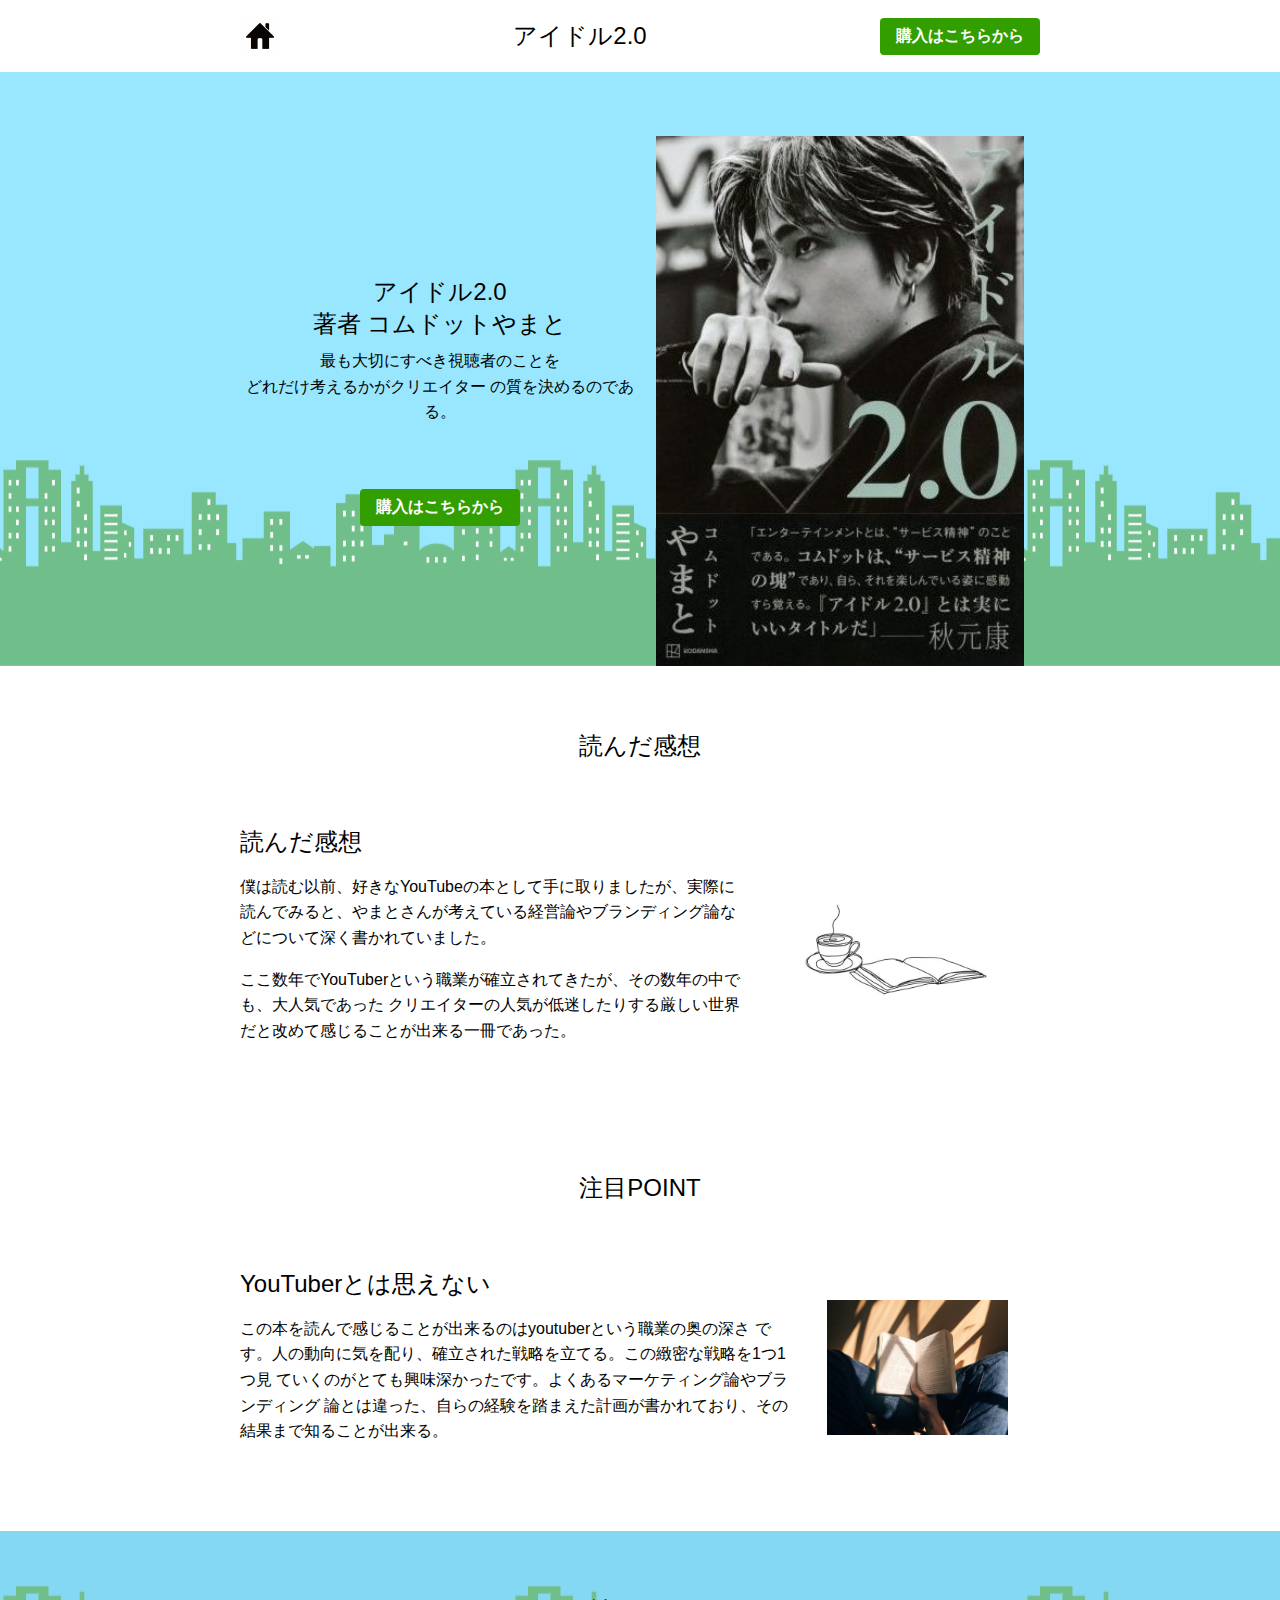
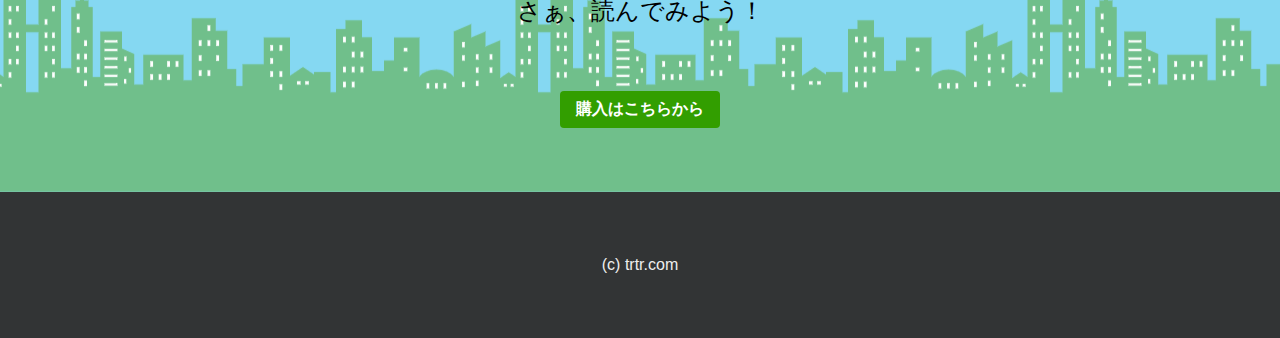
<file: book1.html>
<!DOCTYPE html>
<html lang="ja">
<head>
  <meta charset="UTF-8">
  <meta http-equiv="X-UA-Compatible" content="IE=edge">
  <meta name="viewport" content="width=device-width, initial-scale=1.0">
  <title>アイドル2.0</title>
  <link rel="icon" href="img/favicon.jpg">
  <link rel="stylesheet" href="book1.css">
  <link href="https://fonts.googleapis.com/css?family=Amatic+SC:700 rel="stylesheet">
</head>
<body>
  <header>
  <div class="container">
     <a href="index.html">
      <img src="img/home.jpg" alt="home" width="40px" height="auto">
     </a>
      <a><h1>アイドル2.0</h1></a>
      <a href="#" class="btn">購入はこちらから</a>
    </div>
  </header>
  
<section class="hero">
  <div class="container">
    <div class="desc">
      <h1>アイドル2.0<br>著者 コムドットやまと</h1>
      <p>最も大切にすべき視聴者のことを<br>
        どれだけ考えるかがクリエイター
        の質を決めるのである。</p>
      <a href="#" class="btn">購入はこちらから</a>
    </div>
    <div class="pic">
      <img src="img/yamato.jpg" alt="book" width="320" height="auto">
    </div>
  </div>
</section>

<section class="features">
  <h1>読んだ感想</h1>
  <div class="container">
    <section>
      <div class="pic">
        <img src="img/coffee cafe.jpg" alt="コーヒー＆本">
      </div>
      <div class="desc">
        <h2>読んだ感想</h2>
        <p>僕は読む以前、好きなYouTubeの本として手に取りましたが、実際に読んでみると、やまとさんが考えている経営論やブランディング論などについて深く書かれていました。</p>
        <p>ここ数年でYouTuberという職業が確立されてきたが、その数年の中でも、大人気であった  クリエイターの人気が低迷したりする厳しい世界だと改めて感じることが出来る一冊であった。</p>
      </div>
    </section>
  </div>
</section>

<section class="features">
  <h1>注目POINT</h1>
  <div class="container">
    <section>
      <div class="pic">
        <img src="img/honashi.avif" alt="コーヒー＆本">
      </div>
      <div class="desc">
        <h2>YouTuberとは思えない</h2>
        <p>この本を読んで感じることが出来るのはyoutuberという職業の奥の深さ です。人の動向に気を配り、確立された戦略を立てる。この緻密な戦略を1つ1つ見 ていくのがとても興味深かったです。よくあるマーケティング論やブランディング 論とは違った、自らの経験を踏まえた計画が書かれており、その結果まで知ることが出来る。</p>
      </div>
    </section>
  </div>
</section>

    <!-- <section class="voices"> -->
      <!-- <h1>読者の声</h1> -->
      <!-- <div class="container"> -->
        <!-- <section> -->
          <!-- <p>素晴らしかったです。素晴らしかったです。素晴らしかった -->
            <!-- です。</p> -->
            <!-- <footer> -->
          <!-- <img  -->
            <!-- src="img/user1.png"  -->
            <!-- alt="ユーザーのアイコン"  -->
            <!-- width="40"  -->
            <!-- height="auto"> -->
            <!-- <p>高校生 (18)</p> -->
          <!-- </footer> -->
        <!-- </section> -->
        <!-- <section> -->
          <!-- <p>素晴らしかったです。素晴らしかったです。素晴らしかった -->
        <!-- です。素晴らしかったです。素晴らしかったです。</p> -->
          <!-- <footer> -->
            <!-- <img  -->
            <!-- src="img/user2.png"  -->
            <!-- alt="ユーザーのアイコン"  -->
            <!-- width="40"  -->
            <!-- height="auto"> -->
            <!-- <p>OL (25)</p> -->
          <!-- </footer> -->
        <!-- </section><section> -->
          <!-- <p>素晴らしかったです。素晴らしかったです。素晴らしかった -->
        <!-- です。素晴らしかったです。素晴らしかったです。</p> -->
          <!-- <footer> -->
            <!-- <img  -->
            <!-- src="img/user3.png"  -->
            <!-- alt="ユーザーのアイコン"  -->
            <!-- width="40"  -->
            <!-- height="auto"> -->
            <!-- <p>会社員 (25)</p> -->
          <!-- </footer> -->
        <!-- </section> -->
      <!-- </div> -->
    <!-- </section> -->

    <section class="call-to-action">
      <h1>さぁ、読んでみよう！</h1>
      <a href="" class="btn">購入はこちらから</a>
    </section>

    <footer class="copyright">
      <small>(c) trtr.com</small>
    </footer>
      


</body>
</html>
</file>
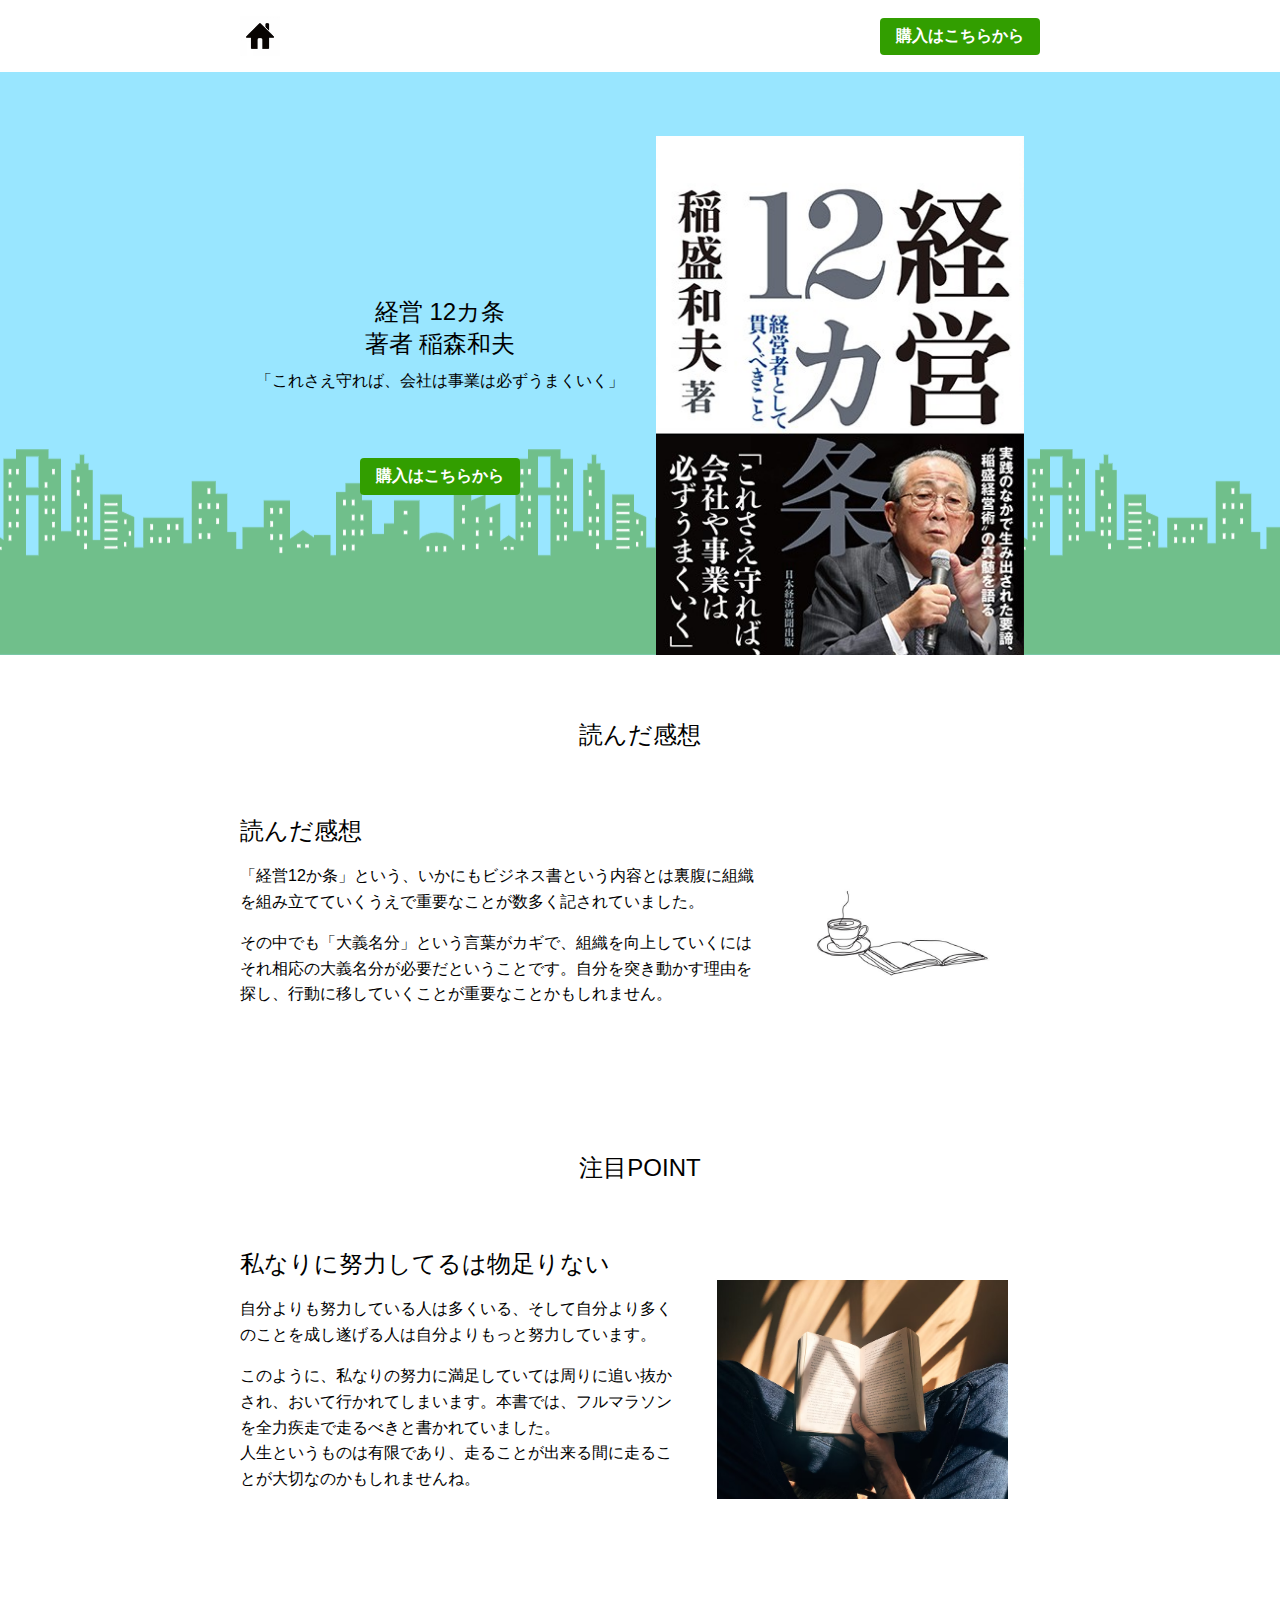
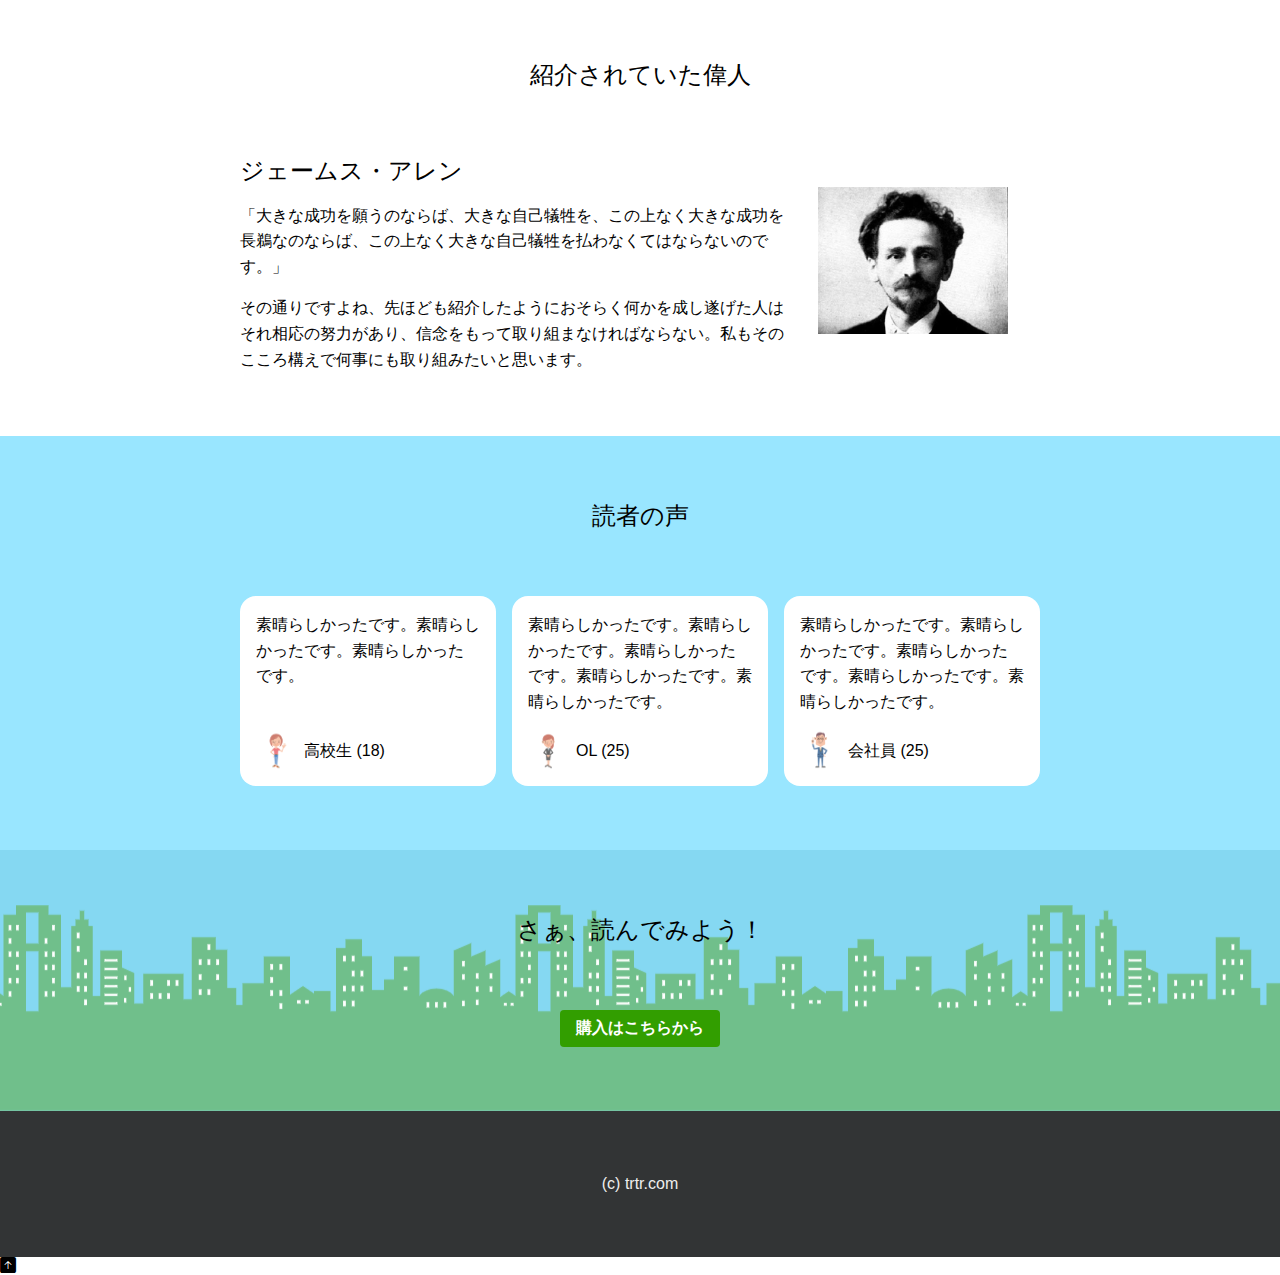
<file: book2.html>
<!DOCTYPE html>
<html lang="ja">
<head>
  <meta charset="UTF-8">
  <meta http-equiv="X-UA-Compatible" content="IE=edge">
  <meta name="viewport" content="width=device-width, initial-scale=1.0">
  <title>アイドル2.0</title>
  <link rel="icon" href="img/favicon.jpg">
  <link rel="stylesheet" href="book1.css">
  <link href="https://fonts.googleapis.com/css?family=Amatic+SC:700 rel="stylesheet">
  <link rel="stylesheet" href="https://cdn.jsdelivr.net/npm/bootstrap-icons@1.10.3/font/bootstrap-icons.css">
</head>
<body>
  <header>
    <div class="container">
       <a href="work.html">
        <img src="img/home.jpg" alt="home" width="40px" height="auto">
       </a>
        <a class="first"></a>
        <a href="#" class="btn">購入はこちらから</a>
    </div>
    </header>

    <div id="target"></div>
  
<section class="hero">
  <div class="container">
    <div class="desc">
      <h1>経営 12カ条<br>著者 稲森和夫</h1>
      <p>「これさえ守れば、会社は事業は必ずうまくいく」</p>
      <a href="#" class="btn">購入はこちらから</a>
    </div>
    <div class="pic">
      <img src="img/keiei12.jpg" alt="book" width="320" height="auto">
    </div>
  </div>
</section>

<section class="features">
  <h1>読んだ感想</h1>
  <div class="container">
    <section>
      <div class="pic">
        <img src="img/coffee cafe.jpg" alt="コーヒー＆本">
      </div>
      <div class="desc">
        <h2>読んだ感想</h2>
        <p>「経営12か条」という、いかにもビジネス書という内容とは裏腹に組織を組み立てていくうえで重要なことが数多く記されていました。</p>
        <p>その中でも「大義名分」という言葉がカギで、組織を向上していくにはそれ相応の大義名分が必要だということです。自分を突き動かす理由を探し、行動に移していくことが重要なことかもしれません。</p>
      </div>
    </section>
  </div>
</section>

<section class="features">
  <h1>注目POINT</h1>
  <div class="container">
    <section>
      <div class="pic">
        <img src="img/honashi.avif" alt="honn">
      </div>
      <div class="desc">
        <h2>私なりに努力してるは物足りない</h2>
        <p>自分よりも努力している人は多くいる、そして自分より多くのことを成し遂げる人は自分よりもっと努力しています。</p>
        <p>このように、私なりの努力に満足していては周りに追い抜かされ、おいて行かれてしまいます。本書では、フルマラソンを全力疾走で走るべきと書かれていました。<br>人生というものは有限であり、走ることが出来る間に走ることが大切なのかもしれませんね。</p>
      </div>
    </section>
  </div>
</section>

<section class="features">
  <h1>紹介されていた偉人</h1>
  <div class="container">
    <section>
      <div class="pic">
        <img src="img/james.jpg" alt="james">
      </div>
      <div class="desc">
        <h2>ジェームス・アレン</h2>
        <p>「大きな成功を願うのならば、大きな自己犠牲を、この上なく大きな成功を長鵜なのならば、この上なく大きな自己犠牲を払わなくてはならないのです。」</p>
        <p>その通りですよね、先ほども紹介したようにおそらく何かを成し遂げた人はそれ相応の努力があり、信念をもって取り組まなければならない。私もそのこころ構えで何事にも取り組みたいと思います。</p>
      </div>
    </section>
  </div>
</section>

<section class="voices">
  <h1>読者の声</h1>
  <div class="container">
  <section class="animate">
      <p>素晴らしかったです。素晴らしかったです。素晴らしかった
        です。</p>
        <footer>
      <img 
        src="img/user1.png" 
        alt="ユーザーのアイコン" 
        width="40" 
        height="auto">
        <p>高校生 (18)</p>
      </footer>
    </section>
  <section class="animate delay">
    <p>素晴らしかったです。素晴らしかったです。素晴らしかった
    です。素晴らしかったです。素晴らしかったです。</p>
      <footer>
        <img 
        src="img/user2.png" 
        alt="ユーザーのアイコン" 
        width="40" 
        height="auto">
        <p>OL (25)</p>
      </footer>
  </section>
  <section class="animate delay-more">
    <p>素晴らしかったです。素晴らしかったです。素晴らしかった
    です。素晴らしかったです。素晴らしかったです。</p>
      <footer>
        <img 
        src="img/user3.png" 
        alt="ユーザーのアイコン" 
        width="40" 
        height="auto">
        <p>会社員 (25)</p>
      </footer>
    </section>
  </div>
</section>
<section class="call-to-action">
  <h1>さぁ、読んでみよう！</h1>
  <a href="" class="btn">購入はこちらから</a>
</section>
<footer class="copyright">
  <small>(c) trtr.com</small>
</footer>
<a href="#" id="to_top">
  <i class="bi bi-arrow-up-square-fill"></i>
</a>
  
<script src="js/main.js"></script>
      


</body>
</html>
</file>
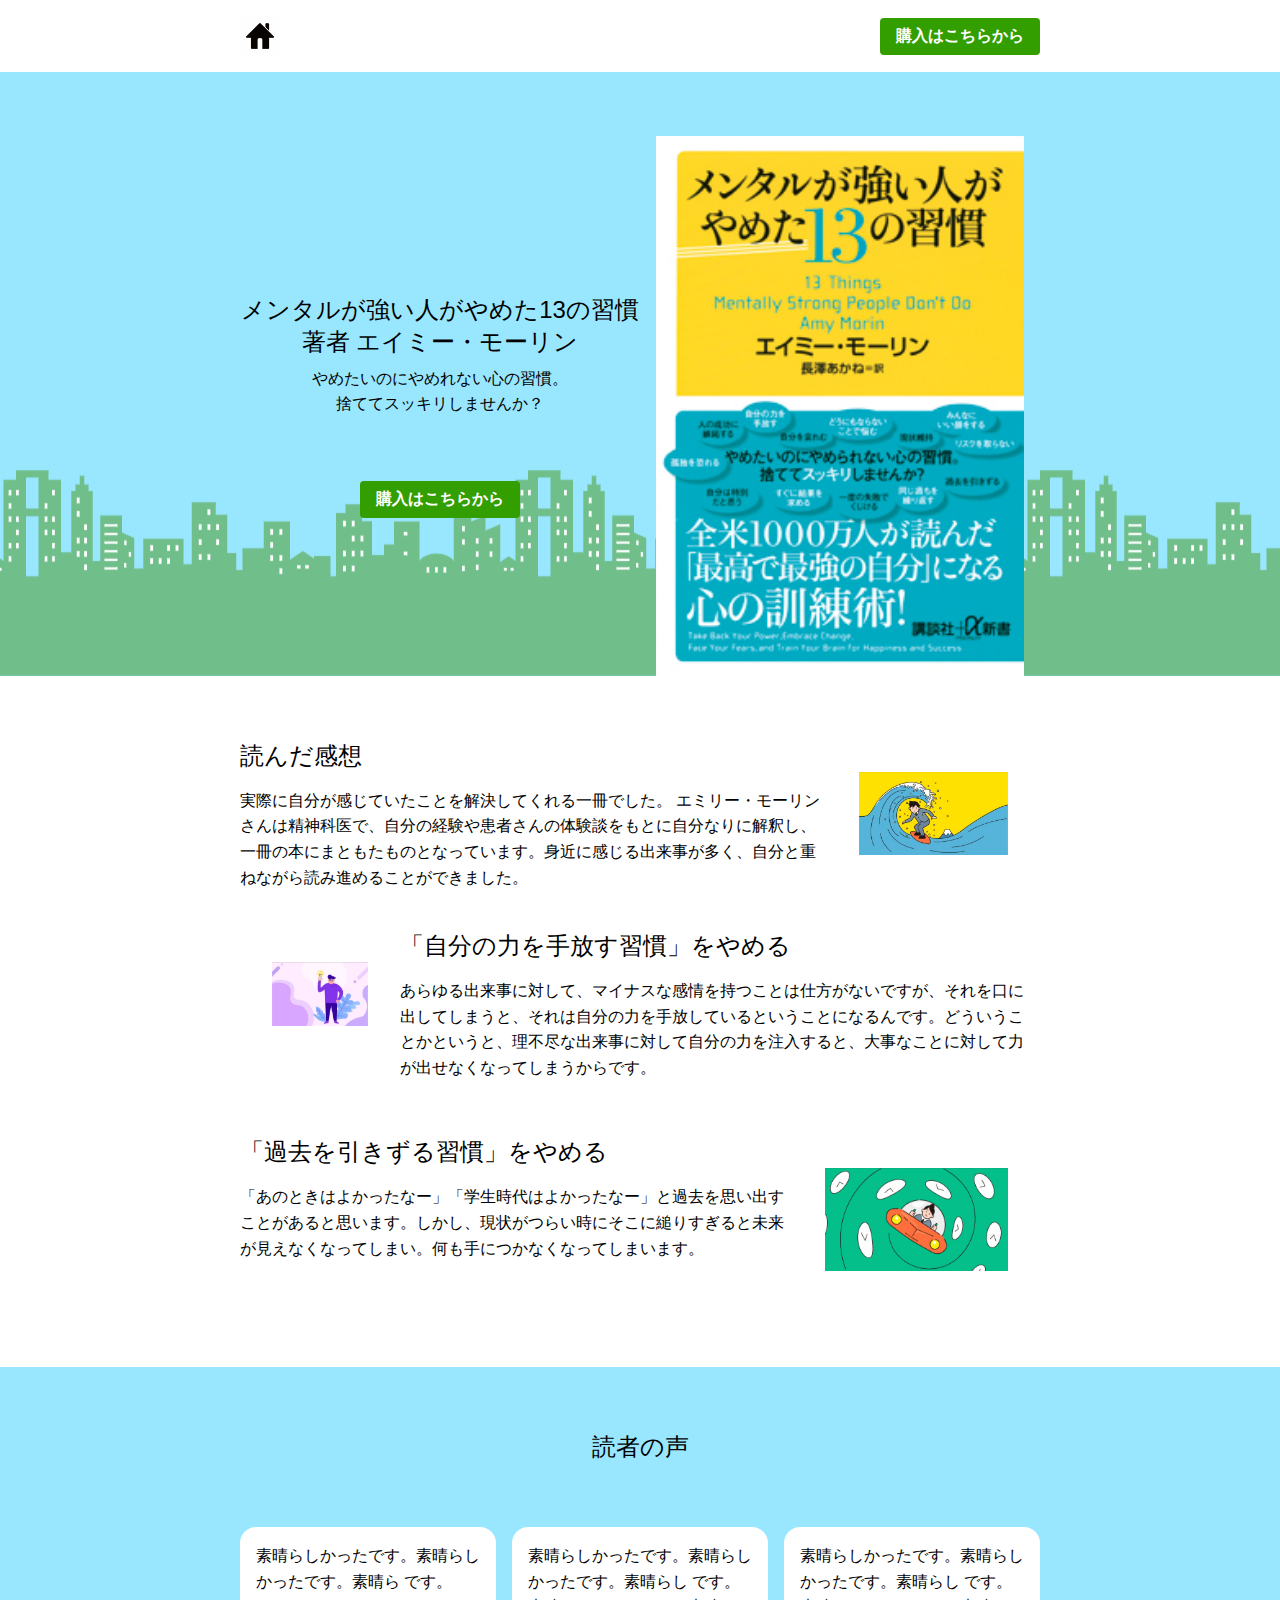
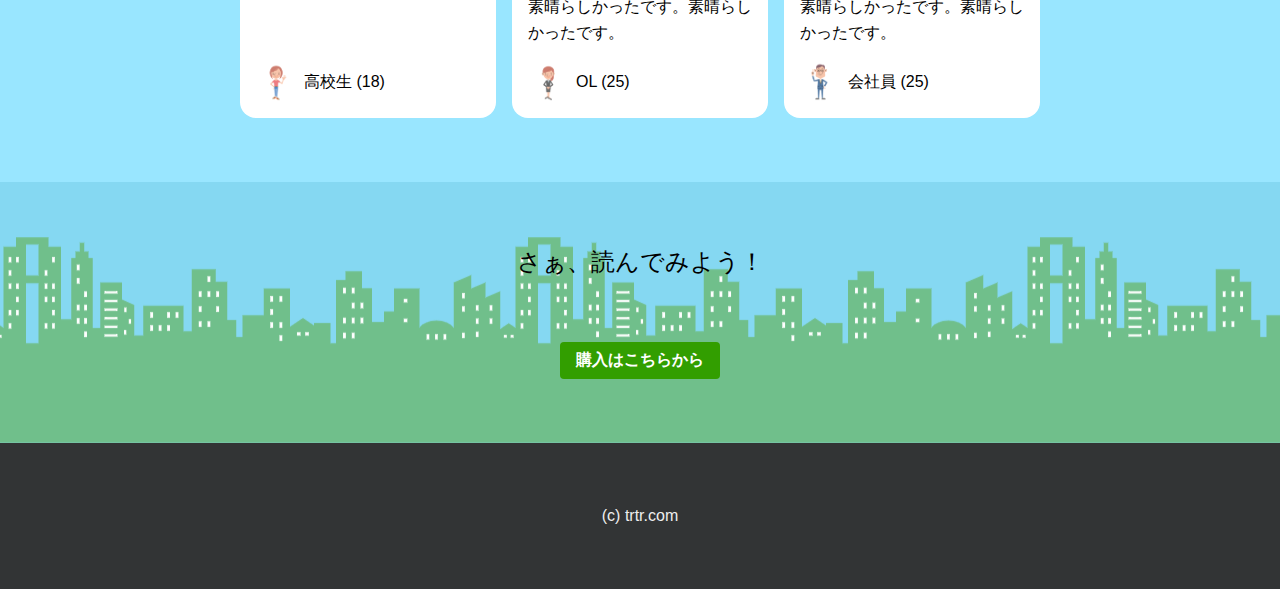
<file: book3.html>
<!DOCTYPE html>
<html lang="ja">
<head>
  <meta charset="UTF-8">
  <meta http-equiv="X-UA-Compatible" content="IE=edge">
  <meta name="viewport" content="width=device-width, initia
  scale=1.0">
  <title>アイドル2.0</title>
  <link rel="icon" href="img/favicon.jpg">
  <link rel="stylesheet" href="book1.css">
  <link href="https://fonts.googleapis.com/css?family=Amati
  <link rel="stylesheet" href="https://cdn.jsdelivr.net/npm
icons@1.10.3/font/bootstrap-icons.css">
</head>
<body>
  <header>
  <div class="container">
     <a href="index.html">
      <img src="img3/home.jpg" alt="home" width="40px" height="auto">
     </a>
      <a class="first"></a>
      <a href="#" class="btn">購入はこちらから</a>
  </div>
  </header>
  
<div id="target"></div>

<section class="hero">
  <div class="container">
    <div class="desc">
      <h1>メンタルが強い人がやめた13の習慣<br>著者 エイミー・モーリン</h1>
      <p>やめたいのにやめれない心の習慣。<br>
        捨ててスッキリしませんか？</p>
      <a href="#" class="btn">購入はこちらから</a>
    </div>
    <div class="pic animate">
      <img src="img3/13.jpg" alt="book" width="320" height="auto">
    </div>
  </div>
</section>

<section class="features">
  <div class="container">
    <section class="animate slide-from-left">
      <div class="pic">
        <img src="img3/j201_10_1.jpg" alt="コーヒー＆本">
      </div>
      <div class="desc">
        <h2>読んだ感想</h2>
        <p>実際に自分が感じていたことを解決してくれる一冊でした。
          エミリー・モーリンさんは精神科医で、自分の経験や患者さんの体験談をもとに自分なりに解釈し、一冊の本にまともたものとなっています。身近に感じる出来事が多く、自分と重ねながら読み進めることができました。
        </p>  
      </div>
    </section>
<section class="animate slide-from-right">
      <div class="pic">
        <img src="img3/j571_1_1.jpg" alt="コーヒー＆本">
      </div>
      <div class="desc">
        <h2>「自分の力を手放す習慣」をやめる</h2>
        <p>あらゆる出来事に対して、マイナスな感情を持つことは仕方がないですが、それを口に出してしまうと、それは自分の力を手放しているということになるんです。どういうことかというと、理不尽な出来事に対して自分の力を注入すると、大事なことに対して力が出せなくなってしまうからです。 </p>
        </p>
      </div>
    </section>

<section class="animate slide-from-left">
  <div class="pic">
    <img src="img3/j247_2_1.jpg" alt="コーヒー＆本">
  </div>
  <div class="desc">
    <h2>「過去を引きずる習慣」をやめる</h2>
    <p>「あのときはよかったなー」「学生時代はよかったなー」と過去を思い出すことがあると思います。しかし、現状がつらい時にそこに縋りすぎると未来が見えなくなってしまい。何も手につかなくなってしまいます。</p>
  </div>
</section>
</div>
</section>

    <section class="voices">
      <h1>読者の声</h1>
      <div class="container">
      <section class="animate">
          <p>素晴らしかったです。素晴らしかったです。素晴ら
            です。</p>
            <footer>
          <img 
            src="img3/user1.png" 
            alt="ユーザーのアイコン" 
            width="40" 
            height="auto">
            <p>高校生 (18)</p>
          </footer>
        </section>
      <section class="animate delay">
        <p>素晴らしかったです。素晴らしかったです。素晴らし
        です。素晴らしかったです。素晴らしかったです。</p>
          <footer>
            <img 
            src="img3/user2.png" 
            alt="ユーザーのアイコン" 
            width="40" 
            height="auto">
            <p>OL (25)</p>
          </footer>
      </section>
      <section class="animate delay-more">
        <p>素晴らしかったです。素晴らしかったです。素晴らし
        です。素晴らしかったです。素晴らしかったです。</p>
          <footer>
            <img 
            src="img3/user3.png" 
            alt="ユーザーのアイコン" 
            width="40" 
            height="auto">
            <p>会社員 (25)</p>
          </footer>
        </section>
      </div>
    </section>

    <section class="call-to-action">
      <h1>さぁ、読んでみよう！</h1>
      <a href="" class="btn">購入はこちらから</a>
    </section>

    <footer class="copyright">
      <small>(c) trtr.com</small>
    </footer>

    <a href="#" id="to_top">
      <i class="bi bi-arrow-up-square-fill"></i>
    </a>
      
    <script src="js/main.js"></script>

</body>
</html>
</file>
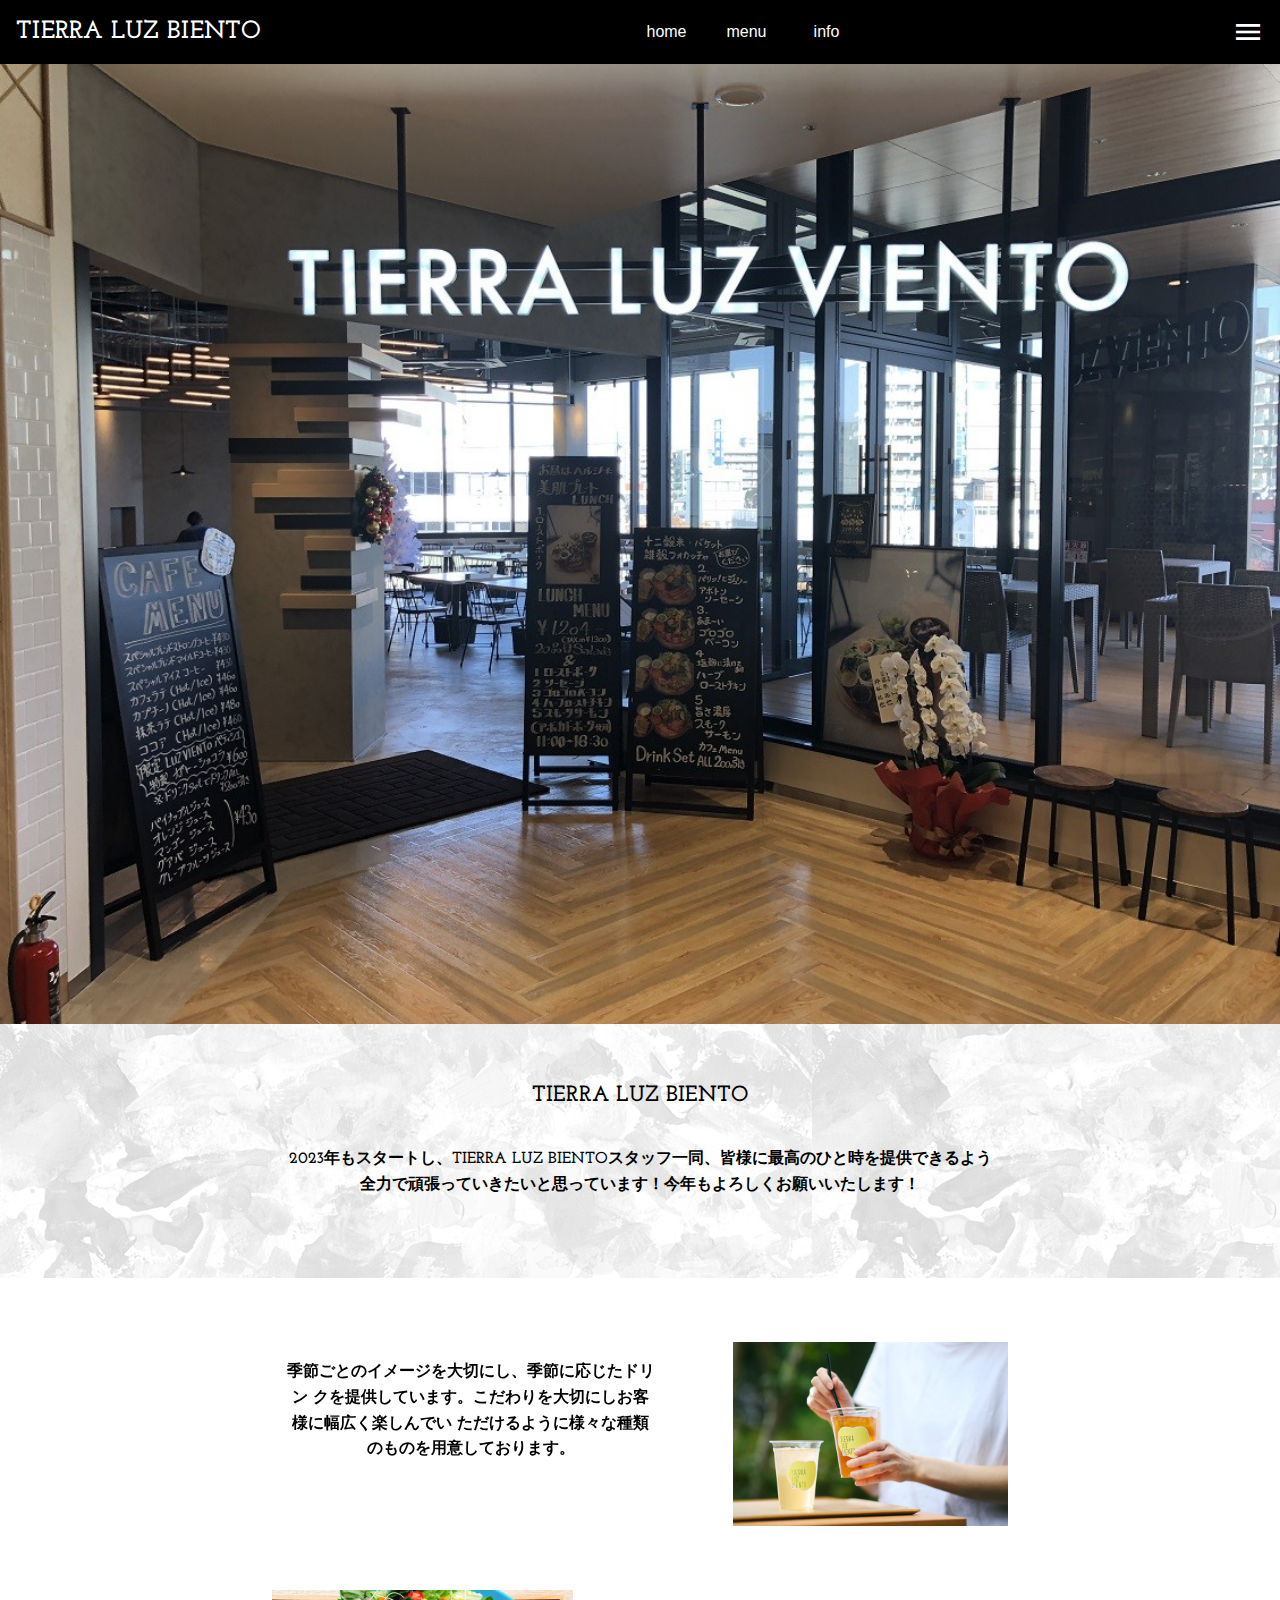
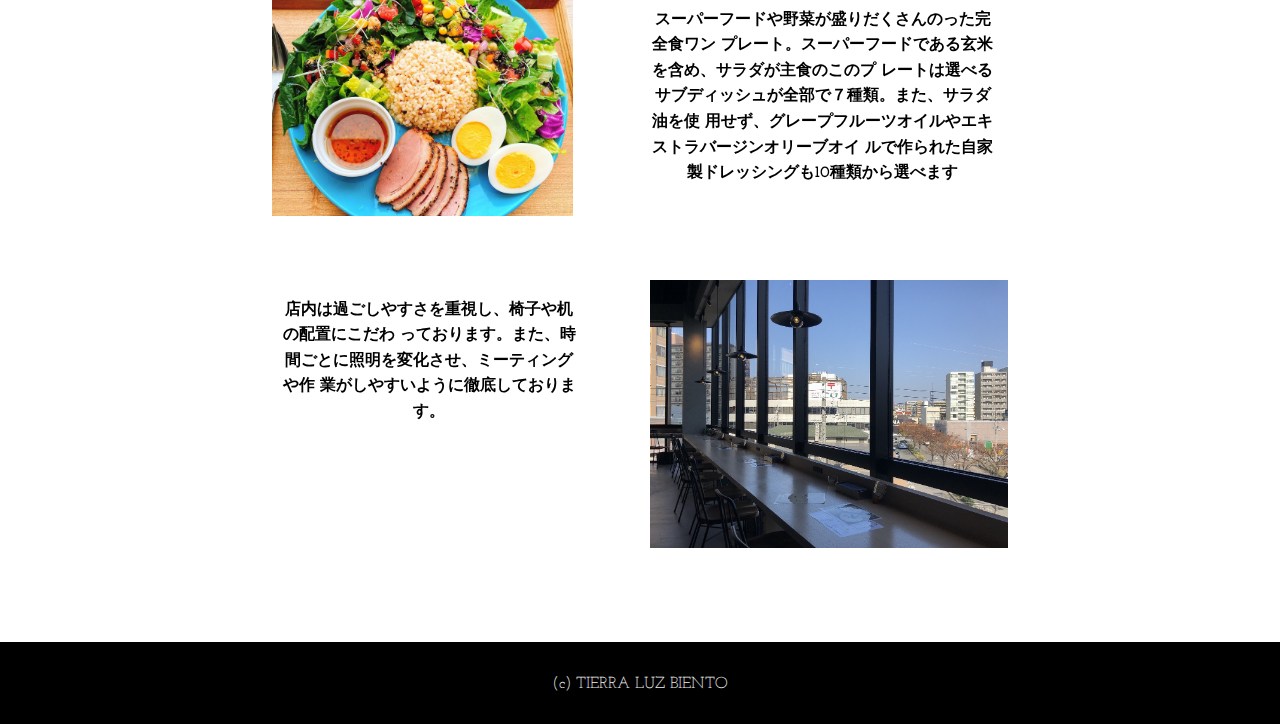
<file: cafe.html>
<!DOCTYPE html>
<html lang="ja">
<head>
  <meta charset="UTF-8">
  <meta http-equiv="X-UA-Compatible" content="IE=edge">
  <meta name="viewport" content="width=device-width, initial-scale=1.0">
  <title>TIERRA LUZ BIENTO</title>
  <link rel="stylesheet" href="tstyle.css"> 
  <link rel="preconnect" href="https://fonts.googleapis.com">
  <link rel="preconnect" href="https://fonts.gstatic.com" crossorigin>
  <link href="https://fonts.googleapis.com/css2?family=Josefin+Slab:ital
  ,wght@1,100;1,700&display=swap" rel="stylesheet">
  <link href="https://fonts.googleapis.com/icon?family=Material+Icons" rel="stylesheet">
</head>
<body>
<header>
  <div class="logo">
    <h1>TIERRA LUZ BIENTO</h1>
  </div>

  <div class="pc-menu">
    <nav>
      <ul>
        <li><a href="cafe.html">home</a></li>
        <li><a href="menu.html">menu</a></li>
        <li><a href="info.html">info</a></li>
      </ul>
    </nav>
  </div>

  <div class="sp-menu">
    <span class="material-icons" id="open">menu</span>
  </div>
</header>

  <div class="overlay">
    <span class="material-icons" id="close">close</span>
    <nav>
      <ul>
        <li><a href="cafe.html">home</a></li>
        <li><a href="menu.html">menu</a></li>
        <li><a href="info.html">info</a></li>
      </ul>
    </nav>
  </div>

<main>
  <div class="home">
  <img src="timg/lgaikan.jpg">
  </div>
  <div class="intro">
  <h1>TIERRA LUZ BIENTO</h1>
  <p>2023年もスタートし、TIERRA LUZ BIENTOスタッフ一同、皆様に最高のひと時を提供できるよう 
     <br>全力で頑張っていきたいと思っています！今年もよろしくお願いいたします！</p>
  </div>

  <section class="features">
    <div class="container">
      <section class="animate slide-from-left">
        <div class="pic">
          <img src="timg/drink.jpg" alt="コーヒー＆本">
        </div>
        <div class="desc">
          <p>季節ごとのイメージを大切にし、季節に応じたドリン
            クを提供しています。こだわりを大切にしお客様に幅広く楽しんでい
            ただけるように様々な種類のものを用意しております。</p>
        </div>
      </section>
      <section class="animate slide-from-right">
            <div class="pic">
              <img src="timg//plate1.jpg" alt="コーヒー＆本">
            </div>
            <div class="desc">
              <p>スーパーフードや野菜が盛りだくさんのった完全食ワン
                プレート。スーパーフードである玄米を含め、サラダが主食のこのプ
                レートは選べるサブディッシュが全部で７種類。また、サラダ油を使
                用せず、グレープフルーツオイルやエキストラバージンオリーブオイ
                ルで作られた自家製ドレッシングも10種類から選べます</p>
            </div>
          </section>
      
      <section class="animate slide-from-left">
        <div class="pic">
          <img src="timg/fuukei.jpg" alt="コーヒー＆本">
        </div>
        <div class="desc">
          <p>店内は過ごしやすさを重視し、椅子や机の配置にこだわ
            っております。また、時間ごとに照明を変化させ、ミーティングや作
            業がしやすいように徹底しております。</p>
        </div>
      </section>
      </div>
      </section>


  
</main>

<footer class="copyright">
  <small>(c) TIERRA LUZ BIENTO<small>
</footer>

<script src="cafejs/cafe.js"></script>

</body>
</html>
</file>
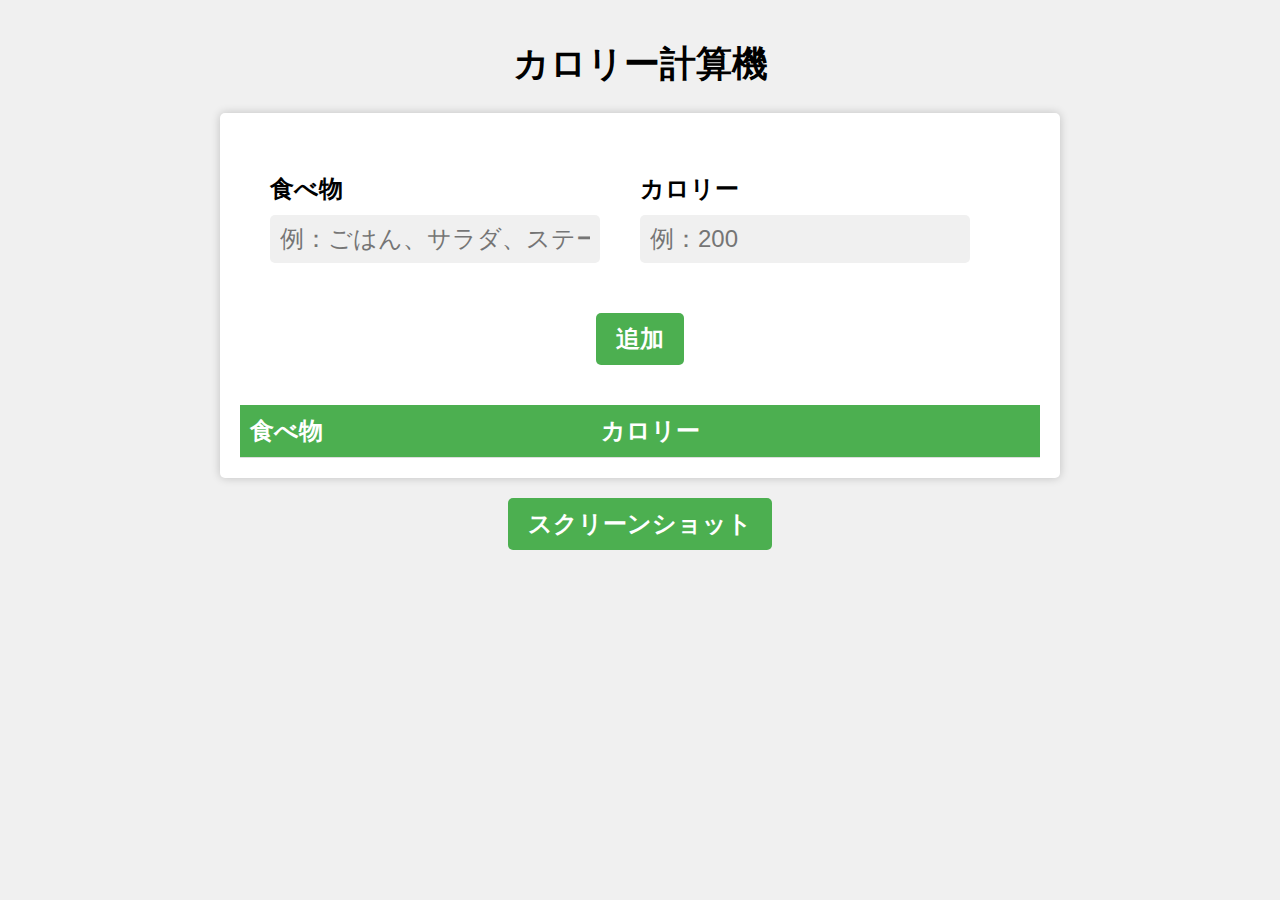
<file: caroly.html>
<!DOCTYPE html>
<html>
<head>
	<meta charset="UTF-8">
    <meta name="viewport" content="width=device-width, initial-scale=1">
	<title>カロリー計算機</title>
	<style>
		body {
			font-family: Arial, sans-serif;
			background-color: #f0f0f0;
			margin: 0;
			padding: 0;
		}

		h1 {
			text-align: center;
			margin-top: 40px;
			font-size: 36px;
		}

		.container {
			max-width: 800px;
			margin: 0 auto;
			padding: 20px;
			background-color: #fff;
			border-radius: 5px;
			box-shadow: 0 0 10px rgba(0, 0, 0, 0.2);
		}

		form {
			display: flex;
			flex-wrap: wrap;
			margin-top: 40px;
			font-size: 24px;
			font-weight: bold;
			align-items: center;
			justify-content: center;
		}

		.input-group {
			display: flex;
			flex-direction: column;
			margin-right: 40px;
			margin-bottom: 20px;
			flex-basis: 250px;
		}

		.input-group:last-child {
			margin-right: 0;
		}

		label {
			margin-bottom: 10px;
			font-size: 24px;
			font-weight: bold;
		}

		input[type="text"], select {
			padding: 10px;
			border-radius: 5px;
			border: none;
			background-color: #f0f0f0;
			font-size: 24px;
			margin-bottom: 10px;
		}

		select {
			appearance: none;
			-webkit-appearance: none;
			background-image: url("data:image/svg+xml,%3Csvg xmlns='http://www.w3.org/2000/svg' width='10' height='6'%3E%3Cpath d='M1 1l4 4 4-4' stroke='%23999' fill='none'/%3E%3C/svg%3E");
			background-repeat: no-repeat;
			background-position: right 10px center;
			background-size: 10px 6px;
		}

		button {
			display: block;
			margin: 0 auto;
			padding: 10px 20px;
			border: none;
			background-color: #4CAF50;
			color: #fff;
			font-size: 24px;
			font-weight: bold;
			border-radius: 5px;
			cursor: pointer;
			margin-top: 20px;
		}

		#result {
			margin-top: 40px;
			font-size: 24px;
			font-weight: bold;
			text-align: center;
		}

		table {
			margin-top: 40px;
			border-collapse: collapse;
			width: 100%;
		}

		th, td {
			text-align: left;
			padding: 10px;
			border-bottom: 1px solid #ddd;
			font-size: 24px;
		}

		th {
			background-color: #4CAF50;
			color: white;
			font-weight: bold;
		}

		/* スマホ用のCSS */
@media screen and (max-width: 767px) {
  /* フォームのスタイル */
  .input-group {
    width: 100%;
    margin-bottom: 10px;
  }
  label {
    font-size: 1.2rem;
  }
  input {
    font-size: 1.2rem;
    width: 100%;
    padding: 8px;
    box-sizing: border-box;
  }
  /* 追加ボタンのスタイル */
  button {
    width: 100%;
    font-size: 1.2rem;
    padding: 10px;
  }
  /* 表のスタイル */
  #table {
    width: 100%;
  }
  th, td {
    font-size: 1.2rem;
    padding: 10px;
  }
  /* 合計カロリーのスタイル */
  #result {
    font-size: 1.2rem;
    text-align: center;
    margin-top: 20px;
  }
}



	</style>
</head>
<body>
	<h1>カロリー計算機</h1>
	<div class="container">
    <form>
        <div class="input-group">
            <label for="food">食べ物</label>
            <input type="text" id="food" name="food" placeholder="例：ごはん、サラダ、ステーキ">
        </div>
        <div class="input-group">
            <label for="calories">カロリー</label>
            <input type="text" id="calories" name="calories" placeholder="例：200">
        </div>
        <button type="button" onclick="addRow()">追加</button>
    </form>
    <div id="result"></div>
    <table id="table">
        <thead>
            <tr>
                <th>食べ物</th>
                <th>カロリー</th>
            </tr>
        </thead>
        <tbody>
        </tbody>
    </table>
</div>
<button id="screenshot-btn">スクリーンショット</button>
	<script src="https://html2canvas.hertzen.com/dist/html2canvas.min.js"></script>
<script>
    function addRow() {
        var food = document.getElementById("food").value;
        var calories = document.getElementById("calories").value;
        if (food === "" || calories === "") {
            alert("食べ物とカロリーを入力してください。");
            return;
        }
        var table = document.getElementById("table");
        var row = table.insertRow();
        var cell1 = row.insertCell(0);
        var cell2 = row.insertCell(1);
        cell1.innerHTML = food;
        cell2.innerHTML = calories;
        document.getElementById("food").value = "";
        document.getElementById("calories").value = "";
        updateTotalCalories();
    }

    function updateTotalCalories() {
        var totalCalories = 0;
        var table = document.getElementById("table");
        for (var i = 1; i < table.rows.length; i++) {
            totalCalories += parseInt(table.rows[i].cells[1].innerHTML);
        }
        document.getElementById("result").innerHTML = "合計カロリー：" + totalCalories + " kcal";
    }

    var screenshotBtn = document.getElementById("screenshot-btn");

		// ボタンがクリックされたらスクリーンショットを撮影する
		screenshotBtn.addEventListener("click", function() {
			html2canvas(document.body).then(function(canvas) {
				// スクリーンショットを保存する
				saveScreenshot(canvas.toDataURL("image/png"));
			});
		});

		// スクリーンショットを保存する
		function saveScreenshot(dataURL) {
			var a = document.createElement("a");
			a.href = dataURL;
			a.download = "screenshot.png";
			a.click();
		}
</script>
</body>
</html>
</file>
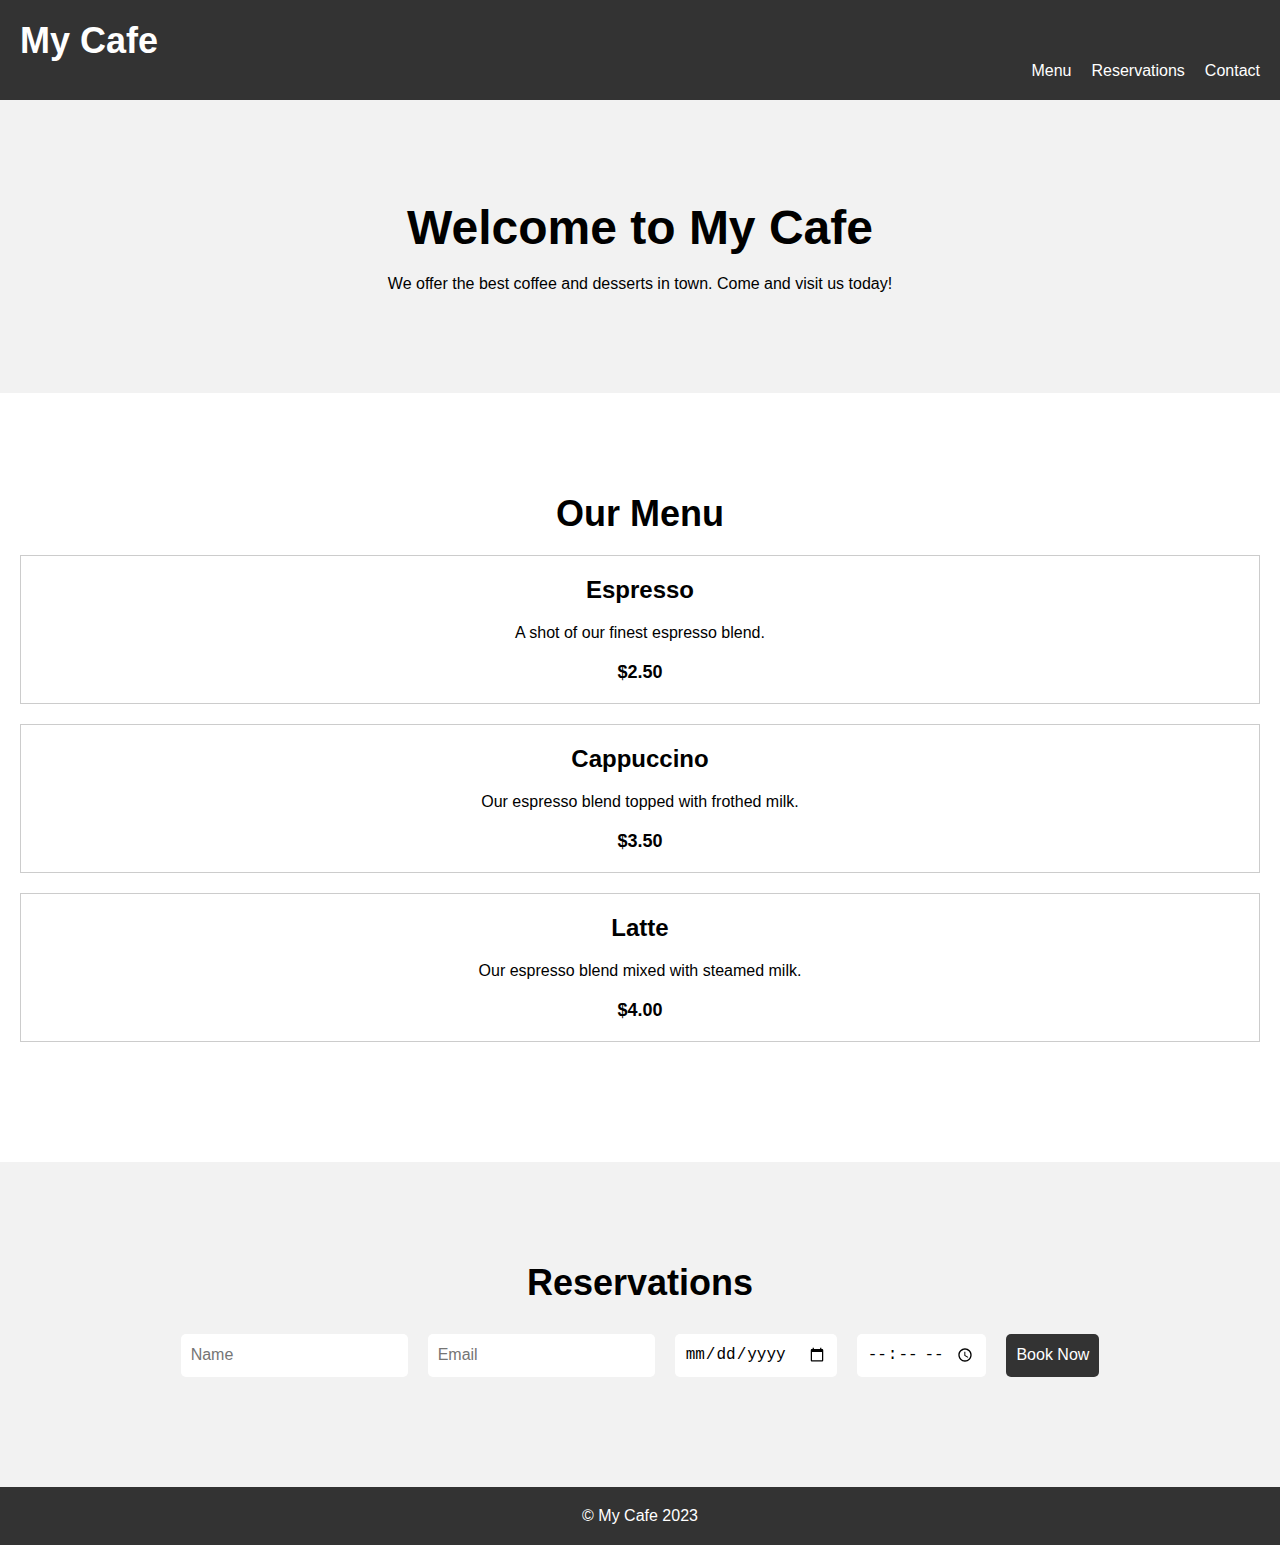
<file: cafe/cafe.html>
<!DOCTYPE html>
<html>
  <head>
    <title>My Cafe</title>
    <link rel="stylesheet" type="text/css" href="cafe.css">
  </head>
  <body>
    <header>
      <h1>My Cafe</h1>
      <nav>
        <ul>
          <li><a href="#">Menu</a></li>
          <li><a href="#">Reservations</a></li>
          <li><a href="#">Contact</a></li>
        </ul>
      </nav>
    </header>
    <section id="hero">
      <h2>Welcome to My Cafe</h2>
      <p>We offer the best coffee and desserts in town. Come and visit us today!</p>
    </section>
    <section id="menu">
      <h2>Our Menu</h2>
      <div class="menu-item">
        <h3>Espresso</h3>
        <p>A shot of our finest espresso blend.</p>
        <span class="price">$2.50</span>
      </div>
      <div class="menu-item">
        <h3>Cappuccino</h3>
        <p>Our espresso blend topped with frothed milk.</p>
        <span class="price">$3.50</span>
      </div>
      <div class="menu-item">
        <h3>Latte</h3>
        <p>Our espresso blend mixed with steamed milk.</p>
        <span class="price">$4.00</span>
      </div>
    </section>
    <section id="reservations">
      <h2>Reservations</h2>
      <form>
        <input type="text" placeholder="Name">
        <input type="email" placeholder="Email">
        <input type="date" placeholder="Date">
        <input type="time" placeholder="Time">
        <input type="submit" value="Book Now">
      </form>
    </section>
    <footer>
      <p>&copy; My Cafe 2023</p>
    </footer>
  </body>
</html>
</file>
<file: book1.css>
/* common */

body {
  margin: 0;
  font-family: Arial, Helvetica, sans-serif;
}

h1,
h2 {
  margin: 0;
  font-weight: normal;
}

h1 {
  font-size: 24px;
}

h2 {
  font-style: 20px;
}

p {
  margin: 0;
  line-height: 1.6;
}

p + p {
  margin-top: 16px;
}


a {
  text-decoration: none;
  color: inherit;
}

img {
  vertical-align: bottom;
}

.btn {
  display: block;
  width: 160px;
  background: #329e00;
  color: #fff;
  text-align: center;
  padding: 8px 0;
  border-radius: 4px;
  font-weight: bold;
}

.container {
  width: calc(100% - 32px);
  margin: 0 auto;
  max-width: 800px;
}

/* header */

header {
  padding: 16px 0;
}

header .container {
  display: flex;
  justify-content: space-between;
  align-items: center;
}

/* hero */

.hero {
  background-color: #99e6ff;
  background-image: url(img/haikei.png);
  background-repeat: repeat-x;
  background-position: center bottom;
  padding-top: 64px;
  text-align: center;
}

.hero p {
  margin-top: 8px;
}

.hero .btn {
  margin: 64px auto 0;

}

.hero img {
  margin-top: 64px;
}

/* features */

.features {
  padding: 64px 0;
}

.features h1 {
  text-align: center;
  padding-bottom: 64px;
}

.features .pic {
  padding: 32px;
} 

.features img {
  width: 100%;
}

.features h2 {
  padding-bottom: 16px;
}

.features section + section {
  margin-top: 40px;
}

/* voices */

.voices {
  background: #99e6ff;
  padding: 64px 0;
}

.voices h1 {
  text-align: center;
  padding-bottom: 64px;
}

.voices section {
  background: #fff;
  padding: 16px;
  border-radius: 16px;
}

.voices footer {
  display: flex;
  gap: 8px;
  align-items: center;
  margin-top: 16px;
}

.voices section + section {
  margin-top: 16px;
}

/* call-to-action */

.call-to-action {
  padding: 64px 0;
  background-color: #85d8f2;
  background-image: url(img/haikei.png);
  background-repeat: repeat-x;
  background-position: center bottom;
}

.call-to-action h1 {
  text-align: center;
  padding-bottom: 64px;
}

.call-to-action .btn{
  margin: 0 auto;
}

/* copyright */

.copyright {
  background: #323435;
  padding: 64px 0;
  text-align: center;
}

.copyright small {
  font-size: 16px;
  color: #eee;
}

/* large screen */

@media (min-width: 600px) {
  
  .hero .container {
    display: flex;
    align-items: center;
  }

  .hero .desc,
  .hero .pic {
    width: 50%;
  }

  .hero img {
    width: calc(100% - 32px);
    height: auto;
    margin-top: 0;
  }

  .features section {
    display: flex;
  }

  .features section:nth-child(odd) {
    flex-direction: row-reverse;
  }

  .voices .container {
    display: flex;
    gap: 16px;
  }

  .voices section + section {
    margin-top: 0;
  }

  .voices section {
    width: calc((100% - 32px) / 3);
    display: flex;
    flex-direction: column;
    justify-content: space-between;
  }

}
</file>
<file: tstyle.css>
@charset "UTF-8";
/* body */

body {
  margin: 0;
  font-family: Arial, Helvetica, sans
}

h1,
h2 {
  margin: 0;
  font-family: 'Josefin Slab', serif;
  text-align: center;
  overflow: hidden;

}
h1 {
  font-size: 22px;
  margin-top: 40px;
  margin-bottom: 40px;
}

p {
  margin-left: 10%;
  margin-right: 10%;
  margin-bottom: 60px;
  text-align: center;
  font-weight: bold;
  font-family:'Josefin Slab', serif;
  line-height: 1.6;
}

p + p {
  margin-top: 16px;
}

img {
  vertical-align: bottom;
  width: 100%;
}

.container {
  width: calc(100% - 32px);
  margin: 0 auto;
  max-width: 800px;

}
/* header */
header {
  display: flex;
  padding: 0 16px;
  background-color: black;
  margin-right: 0;
  /* margin-bottom: 30px; */
}

header h1 {
  margin: 0;   
  font-size: 22px;
  line-height: 64px;
  color: white;
}

.sp-menu {
  margin-left: auto;
  color: white;
}

.sp-menu #open {
  font-size: 32px;
  line-height: 64px;
  cursor: pointer;
}

.sp-menu #open.hide {
  display: none;
}

.overlay {
  position: fixed;
  top: 0;
  bottom: 0;
  right: 0;
  left: 0;
  background: rgba(225, 225, 225, 0.95);
  text-align: center;
  padding: 64px;
  opacity: 0;
  pointer-events: none;
  transition: opacity .6s;
}

.overlay.show {
  opacity: 1;
  pointer-events: auto;
}

.overlay #close {
  position: absolute;
  top: 16px;
  right: 35px;
  font-size: 32px;
  cursor: pointer;
}

.overlay ul {
  list-style-type: none;
  margin: 0;
  padding: 0;
}

.overlay li {
  margin-top: 24px;
  opacity: 0;
  transform:translateY(16px);
  transition: opacity .3s, transform .3s;
}

.overlay li a{
  font-size: 25px;
}

.overlay.show li {
  opacity: 1;
  transform: none;
}

.overlay.show li:nth-child(1) {
  transition-delay: .1s;
}

.overlay.show li:nth-child(2) {
  transition-delay: .2s;
}

.overlay.show li:nth-child(3) {
  transition-delay: .3s;
}

.pc-menu {
  display: none;
}

@media (min-width: 600px) {

  header h1 {
    font-size: 25px;
  }

  .pc-menu {
    display: block;
    margin-left: auto; 
  }
  
  .pc-menu ul {
    list-style-type: none;
    margin: 0;
    padding: 0;
    display: flex;
  }

  .pc-menu a {
    color: #fff;
    text-decoration: none;
    display: block;
    width: 80px;
    line-height: 64px;
    text-align: center;
  }

  .pc-menu a:hover {
    background: #f2f2f2;
  }

}


/* main */

.intro {
  padding: 20px 0;
  background-image: url(timg/backwhite.jpg);
}

.home p {
  margin-left: 10%;
  margin-right: 10%;
  margin-bottom: 60px;
}


/* screen */

@media (min-width: 700px) {

 .features p {
  padding-top: 50px;
 }

  .features section {
    display: flex;
  }

  .features section:nth-child(odd) {
    flex-direction: row-reverse;
  }
}

/* features */

.features {
  padding: 32px 0;
  margin: 32px 25px;
  overflow: hidden;
  cursor: pointer;
  position: relative;
  /* max-width: 1000cpx; */
  align-items: center;
  margin: 0 auto;
  width: calc(100% - 32px);
}

/* .features:hover { */
  /* opacity: .5; */
/* } */

.features h1 {
  text-align: center;
  padding-bottom: 64px;
}

.features p {
  margin-top: 0;
}

.features .pic {
  padding: 32px ;
} 

.features img {
  width: 100%;
}

.features h2 {
  padding-bottom: 16px;
}

.features section + section {
  margin-top: 0px;
}

/* menu */

/* tabmenu */

.menucontainer {
  margin: 30px auto;
  max-width: 500px;
}

.menu {
  list-style: none;
  padding: 0;
  margin: 0;
  display: flex;
}

.menu li a {
  display: inline-block;
  width: 100px;
  padding: 8px 0;
  color: #333;
  text-decoration: none;
  text-align: center;
  border-radius: 4px 4px 0 0;
}

.menu li a.active {
  background: #333;
  color: #fff;
}

.menu li a:not(.active):hover {
  opacity: 0.5;
  transition: opacity 0.4s;
}

.content.active {
  background: #333;
  color: #fff;
  display: block;
  min-height: 150px;
  padding: 30px 14px;
}

.content {
  display: none;
}


/* footer */

.copyright {
  background: black;
  margin-top: 30px;
  padding: 32px 0;
  text-align: center;
}
  
.copyright small {
  font-size: 16px;
  color: #eee;
  font-family: 'Josefin Slab', serif;
}
</file>
<file: cafe/cafe.css>
body {
  margin: 0;
  padding: 0;
  font-family: Arial, sans-serif;
  font-size: 16px;
}

header {
  background-color: #333;
  color: #fff;
  padding: 20px;
}

header h1 {
  margin: 0;
  font-size: 36px;
}

nav ul {
  margin: 0;
  padding: 0;
  list-style: none;
  display: flex;
  justify-content: flex-end;
}

nav li {
  margin-left: 20px;
}

nav a {
  color: #fff;
  text-decoration: none;
}

nav a:hover {
  text-decoration: underline;
}

#hero {
  background-color: #f2f2f2;
  padding: 100px 20px;
  text-align: center;
}

#hero h2 {
  margin: 0;
  font-size: 48px;
}

#hero p {
  margin: 20px 0 0;
}

#menu {
  background-color:#fff;
  padding: 100px 20px;
  text-align: center;
}

#menu h2 {
  margin: 0;
  font-size: 36px;
}

.menu-item {
  margin: 20px 0;
  border: 1px solid #ccc;
  padding: 20px;
  text-align: center;
}

.menu-item h3 {
  margin: 0;
  font-size: 24px;
}

.menu-item p {
  margin: 20px 0;
}

.price {
  font-size: 18px;
  font-weight: bold;
}

#reservations {
  background-color: #f2f2f2;
  padding: 100px 20px;
  text-align: center;
}

#reservations h2 {
  margin: 0;
  font-size: 36px;
}

form {
  display: flex;
  flex-wrap: wrap;
  justify-content: center;
  margin-top: 20px;
}

input[type="text"], input[type="email"], input[type="date"], input[type="time"], input[type="submit"] {
  margin: 10px;
  padding: 10px;
  border: none;
  border-radius: 5px;
  font-size: 16px;
}

input[type="submit"] {
  background-color: #333;
  color: #fff;
  cursor: pointer;
}

input[type="submit"]:hover {
  background-color: #555;
}

footer {
  background-color: #333;
  color: #fff;
  padding: 20px;
  text-align: center;
}

footer p {
  margin: 0;
}
</file>
